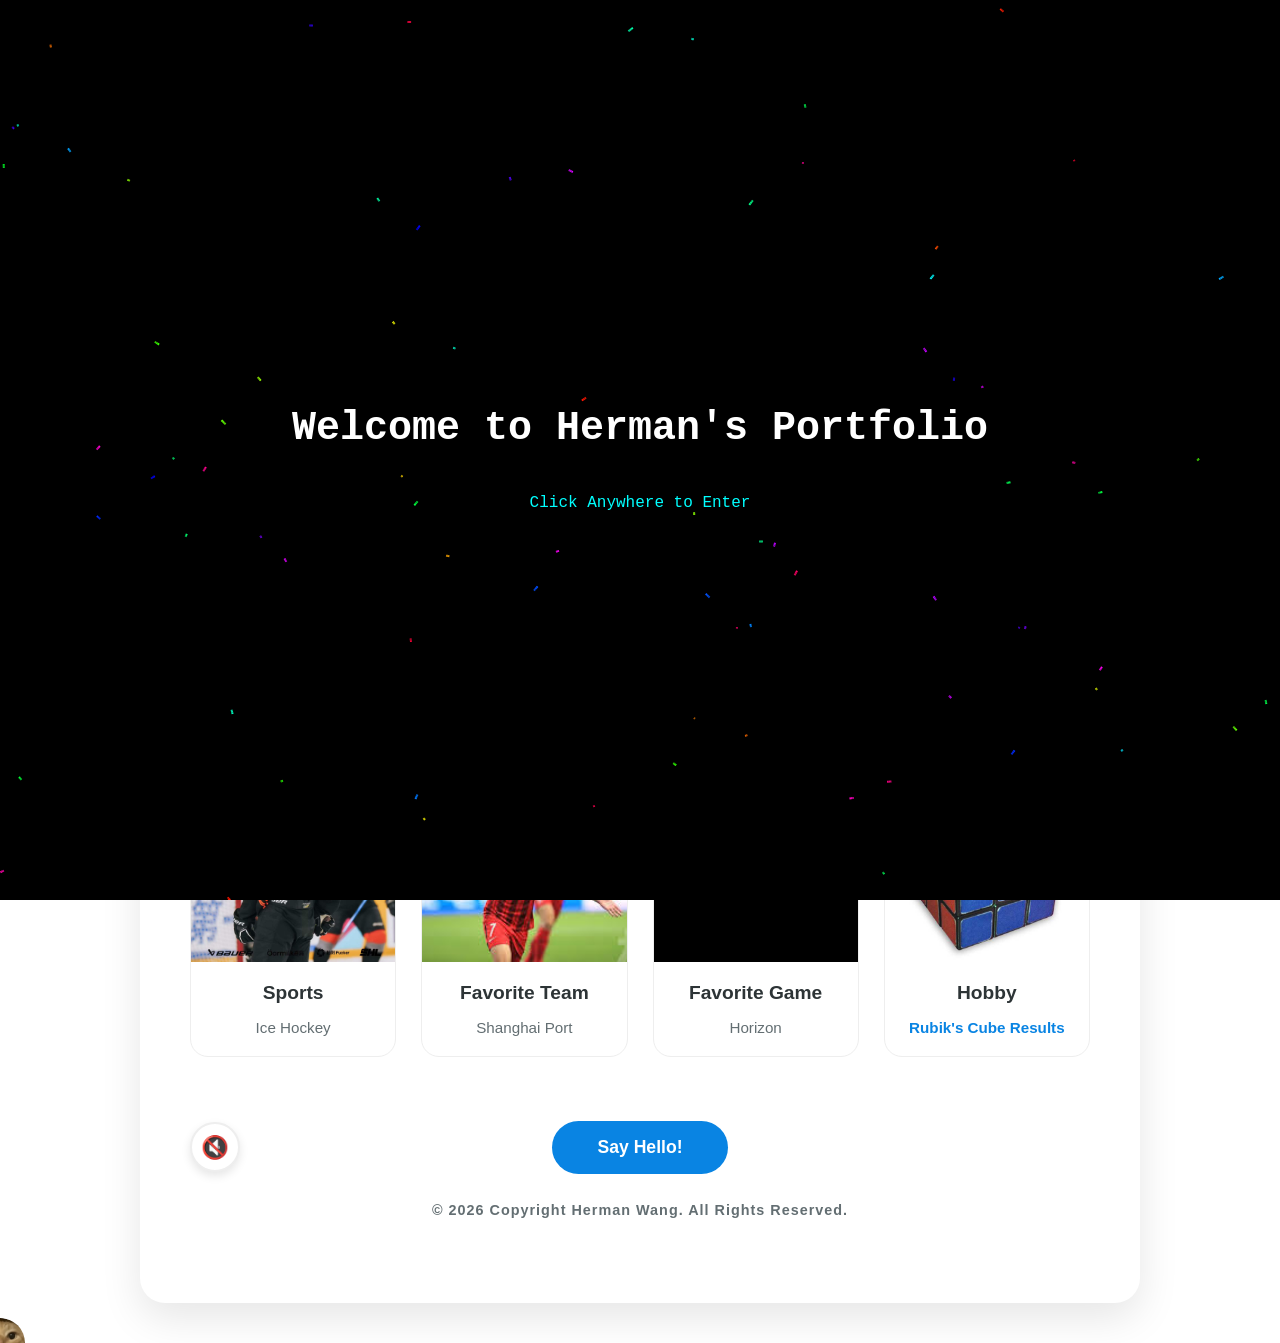
<file: index.html>
<!DOCTYPE html>
<html lang="en">
    <head>
        <meta charset="UTF-8">
        <meta name="viewport" content="width=device-width, initial-scale=1.0">
        <title>Herman Wang | Portfolio</title>
        <link rel="stylesheet" href="styles/styles.css">
    </head>
    <body>
        <div id="splashScreen">
            <canvas id="splashCanvas"></canvas>
            <div class="splash-content">
                <h2>Welcome to Herman's Portfolio</h2>
                <p>Click Anywhere to Enter</p>
            </div>
        </div>

        <nav class="top-nav">
            <div class="nav-links">
                <a href="index.html" class="active">Home</a>
                <a href="design.html">Design Thinking</a>
                <a href="un-goals.html">UN Goals</a>
                <a href="accessibility.html">Accessibility</a>
                <a href="behind.html">Behind the Curtain</a>
            </div>
            <div class="nav-buttons">
                <button id="fontToggleBtn" class="theme-btn">A Font: Medium</button>
                <button id="themeToggle" class="theme-btn">🌙 Dark Mode</button>
            </div>
        </nav>

        <div class="container">
            <header>
                <h1 id="main-title">Herman Wang</h1>
                <img src="images/i.jpg" alt="Profile Picture of Herman" class="profile-pic">
                <p class="subtitle">Student & Aspiring Web Developer</p>
            </header>
            
            <main>
                <section id="about" class="about">
                    <h2>About Me</h2>
                    <p>Hi, I'm Herman Wang. As a passionate student web developer, I enjoy translating creative ideas into interactive, responsive code. Beyond coding, I am an avid ice hockey player. The teamwork and fast-paced decision-making on the ice constantly inspire my logical thinking in software development. Welcome to my digital space!</p>
                </section>
                
                <hr>
                
                <section id="showcase" class="projects">
                    <h2>Showcase Collection</h2>
                    <div class="card-grid">
                        <div class="card">
                            <div class="image-container"><img src="images/4.jpg" alt="Herman playing Ice Hockey on the rink" id="img1"></div>
                            <h3>Sports</h3><p>Ice Hockey</p>
                        </div>
                        <div class="card">
                            <div class="image-container"><img src="images/3.jpg" alt="Shanghai Port Champions lifting the trophy" id="img2"></div>
                            <h3>Favorite Team</h3><p>Shanghai Port</p>
                        </div>
                        <div class="card">
                            <div class="image-container"><video src="images/2.mp4" autoplay loop muted playsinline id="vid1" aria-label="Gameplay video of Horizon"></video></div>
                            <h3>Favorite Game</h3><p>Horizon</p>
                        </div>
                        <div class="card">
                            <div class="image-container"><img src="images/1.jpg" alt="Rubik's Cube Speedcubing" id="img4"></div>
                            <h3>Hobby</h3><p><a href="https://cubing.com/results/person/2019WANX04" target="_blank" class="card-link">Rubik's Cube Results</a></p>
                        </div>
                    </div>
                </section>
            </main>

            <footer>
                <div class="footer-content">
                    <audio id="bgmMusic" loop><source src="audio/bgm.mp3" type="audio/mpeg"></audio>
                    <button id="bgmToggleBtn" class="bgm-btn" title="Play/Pause Music">🔇</button>
                    <button id="magicButton" class="primary-btn">Say Hello!</button>
                </div>
                <p class="copyright">&copy; 2026 Copyright Herman Wang. All Rights Reserved.</p>
            </footer>
        </div>

        <img src="images/m.jpg" id="mouseFollower" alt="Mouse Follower">
        <div id="imageModal" class="modal">
            <span class="close-btn">&times;</span>
            <img class="modal-content" id="modalImage">
            <video class="modal-content" id="modalVideo" controls style="display: none;"></video>
            <div id="modalCaption"></div>
        </div>

        <script src="scripts/scripts.js"></script>
    </body>
</html>
</file>
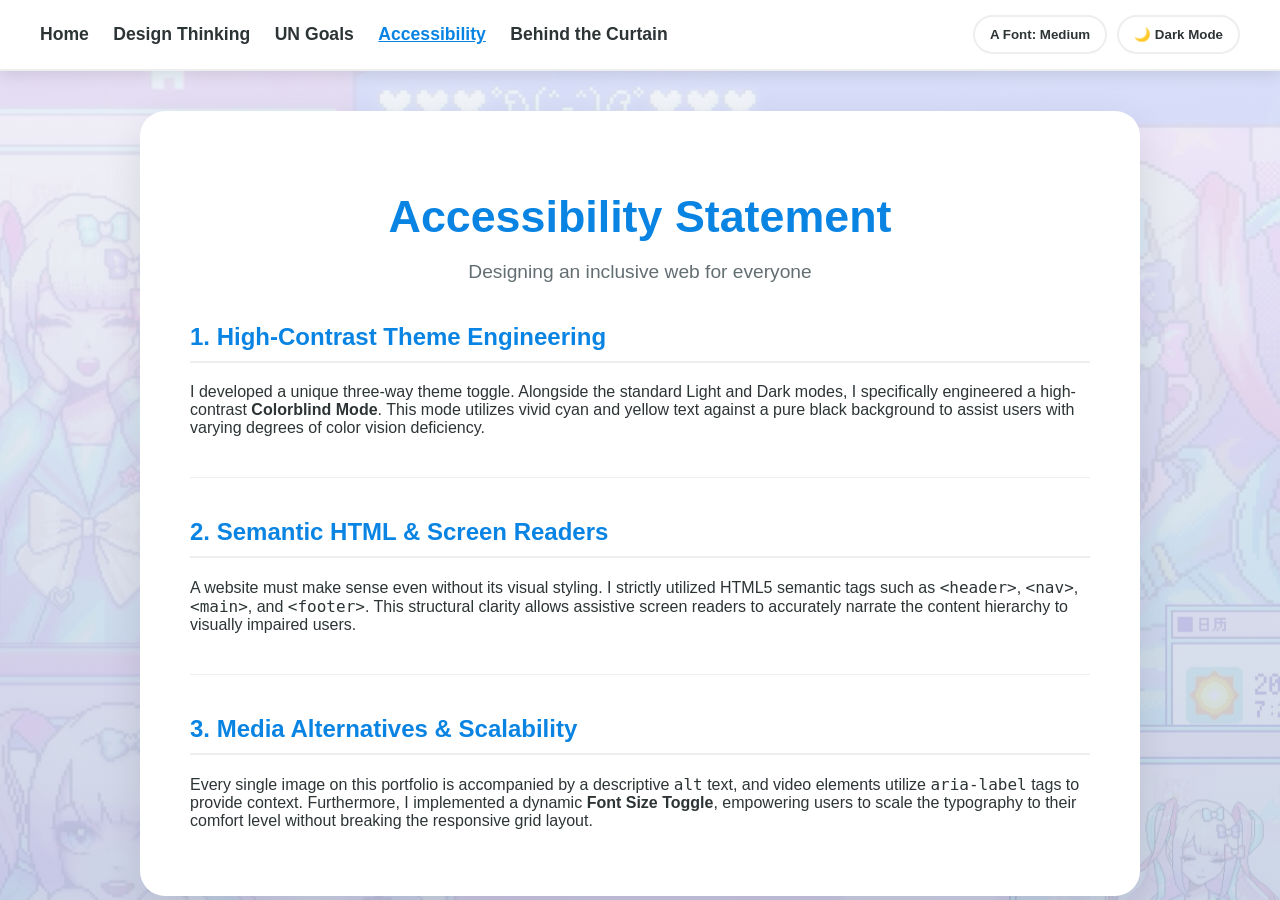
<file: accessibility.html>
<!DOCTYPE html>
<html lang="en">
    <head>
        <meta charset="UTF-8">
        <meta name="viewport" content="width=device-width, initial-scale=1.0">
        <title>Accessibility | Herman Wang</title>
        <link rel="stylesheet" href="styles/styles.css">
    </head>
    <body>
        <nav class="top-nav">
            <div class="nav-links">
                <a href="index.html">Home</a>
                <a href="design.html">Design Thinking</a>
                <a href="un-goals.html">UN Goals</a>
                <a href="accessibility.html" class="active">Accessibility</a>
                <a href="behind.html">Behind the Curtain</a>
            </div>
            <div class="nav-buttons">
                <button id="fontToggleBtn" class="theme-btn">A Font: Medium</button>
                <button id="themeToggle" class="theme-btn">🌙 Dark Mode</button>
            </div>
        </nav>

        <div class="container">
            <header>
                <h1>Accessibility Statement</h1>
                <p class="subtitle">Designing an inclusive web for everyone</p>
            </header>
            
            <main>
                <section class="about">
                    <h2>1. High-Contrast Theme Engineering</h2>
                    <p>I developed a unique three-way theme toggle. Alongside the standard Light and Dark modes, I specifically engineered a high-contrast <strong>Colorblind Mode</strong>. This mode utilizes vivid cyan and yellow text against a pure black background to assist users with varying degrees of color vision deficiency.</p>
                </section>
                <hr>
                <section class="about">
                    <h2>2. Semantic HTML & Screen Readers</h2>
                    <p>A website must make sense even without its visual styling. I strictly utilized HTML5 semantic tags such as <code>&lt;header&gt;</code>, <code>&lt;nav&gt;</code>, <code>&lt;main&gt;</code>, and <code>&lt;footer&gt;</code>. This structural clarity allows assistive screen readers to accurately narrate the content hierarchy to visually impaired users.</p>
                </section>
                <hr>
                <section class="about">
                    <h2>3. Media Alternatives & Scalability</h2>
                    <p>Every single image on this portfolio is accompanied by a descriptive <code>alt</code> text, and video elements utilize <code>aria-label</code> tags to provide context. Furthermore, I implemented a dynamic <strong>Font Size Toggle</strong>, empowering users to scale the typography to their comfort level without breaking the responsive grid layout.</p>
                </section>
            </main>
        </div>

        <img src="images/m.jpg" id="mouseFollower" alt="Mouse Follower">
        <script src="scripts/scripts.js"></script>
    </body>
</html>
</file>
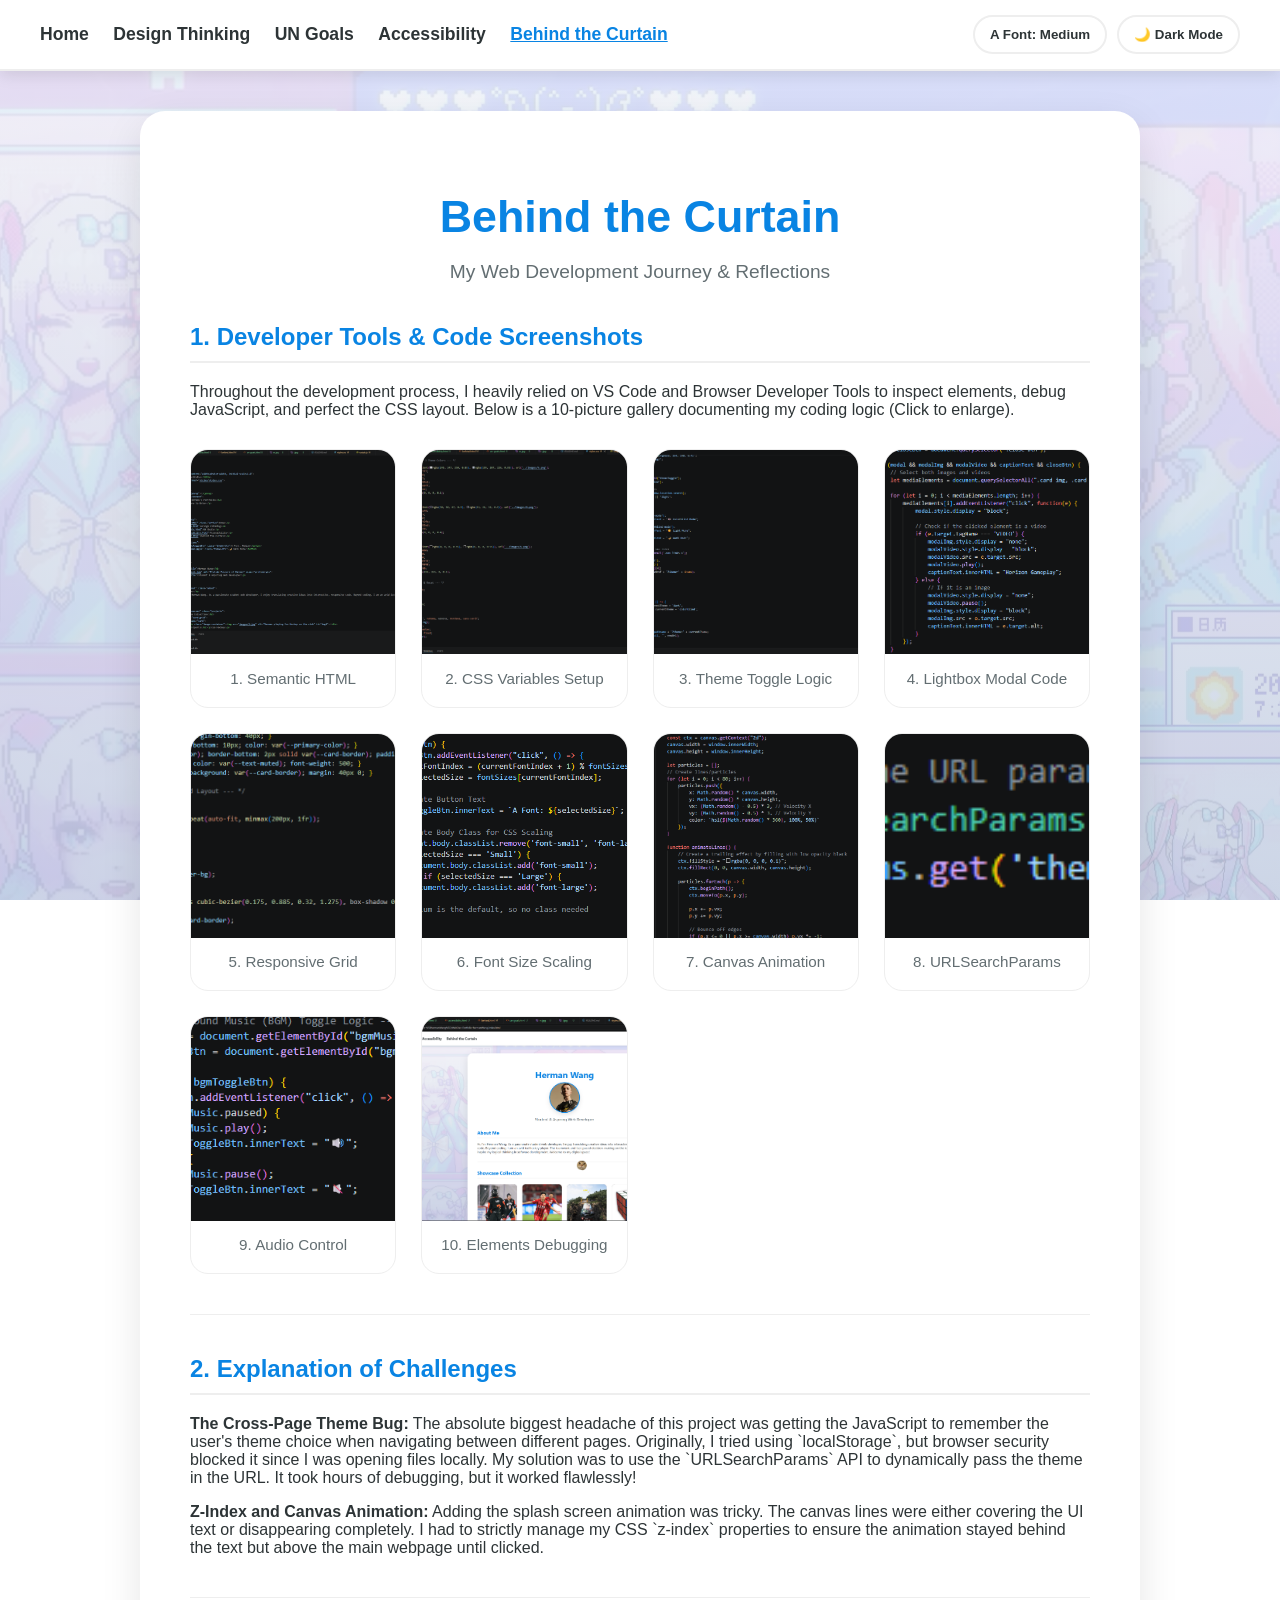
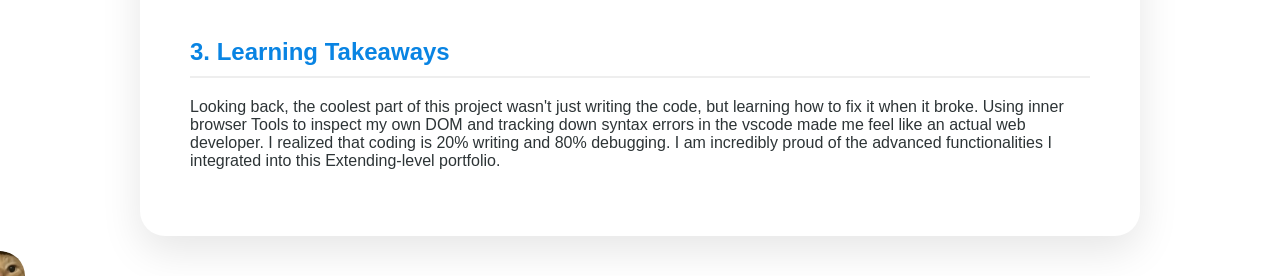
<file: behind.html>
<!DOCTYPE html>
<html lang="en">
    <head>
        <meta charset="UTF-8">
        <meta name="viewport" content="width=device-width, initial-scale=1.0">
        <title>Behind the Curtain | Herman Wang</title>
        <link rel="stylesheet" href="styles/styles.css">
    </head>
    <body>
        <nav class="top-nav">
            <div class="nav-links">
                <a href="index.html">Home</a>
                <a href="design.html">Design Thinking</a>
                <a href="un-goals.html">UN Goals</a>
                <a href="accessibility.html">Accessibility</a>
                <a href="behind.html" class="active">Behind the Curtain</a>
            </div>
            <div class="nav-buttons">
                <button id="fontToggleBtn" class="theme-btn">A Font: Medium</button>
                <button id="themeToggle" class="theme-btn">🌙 Dark Mode</button>
            </div>
        </nav>

        <div class="container">
            <header>
                <h1>Behind the Curtain</h1>
                <p class="subtitle">My Web Development Journey & Reflections</p>
            </header>
            
            <main>
                <section class="about projects">
                    <h2>1. Developer Tools & Code Screenshots</h2>
                    <p>Throughout the development process, I heavily relied on VS Code and Browser Developer Tools to inspect elements, debug JavaScript, and perfect the CSS layout. Below is a 10-picture gallery documenting my coding logic (Click to enlarge).</p>
                    
                    <div class="card-grid">
                        <div class="card"><div class="image-container"><img src="images/code1.jpg" alt="Semantic HTML Structure"></div><p>1. Semantic HTML</p></div>
                        <div class="card"><div class="image-container"><img src="images/code2.jpg" alt="CSS Variables Setup"></div><p>2. CSS Variables Setup</p></div>
                        <div class="card"><div class="image-container"><img src="images/code3.jpg" alt="JS Theme Toggle Logic"></div><p>3. Theme Toggle Logic</p></div>
                        <div class="card"><div class="image-container"><img src="images/code4.jpg" alt="Lightbox Modal Code"></div><p>4. Lightbox Modal Code</p></div>
                        <div class="card"><div class="image-container"><img src="images/code5.jpg" alt="Responsive Grid CSS"></div><p>5. Responsive Grid</p></div>
                        <div class="card"><div class="image-container"><img src="images/code6.jpg" alt="Font Size Scaling"></div><p>6. Font Size Scaling</p></div>
                        <div class="card"><div class="image-container"><img src="images/code7.jpg" alt="Canvas Animation JS"></div><p>7. Canvas Animation</p></div>
                        <div class="card"><div class="image-container"><img src="images/code8.jpg" alt="URL Search Params Routing"></div><p>8. URLSearchParams</p></div>
                        <div class="card"><div class="image-container"><img src="images/code9.jpg" alt="Audio Control Logic"></div><p>9. Audio Control</p></div>
                        <div class="card"><div class="image-container"><img src="images/code10.jpg" alt="Elements Panel Debugging"></div><p>10. Elements Debugging</p></div>
                    </div>
                </section>
                
                <hr>
                
                <section class="about">
                    <h2>2. Explanation of Challenges</h2>
                    <p><strong>The Cross-Page Theme Bug:</strong> The absolute biggest headache of this project was getting the JavaScript to remember the user's theme choice when navigating between different pages. Originally, I tried using `localStorage`, but browser security blocked it since I was opening files locally. My solution was to use the `URLSearchParams` API to dynamically pass the theme in the URL. It took hours of debugging, but it worked flawlessly!</p>
                    <p><strong>Z-Index and Canvas Animation:</strong> Adding the splash screen animation was tricky. The canvas lines were either covering the UI text or disappearing completely. I had to strictly manage my CSS `z-index` properties to ensure the animation stayed behind the text but above the main webpage until clicked.</p>
                </section>

                <hr>
                
                <section class="about">
                    <h2>3. Learning Takeaways</h2>
                    <p>Looking back, the coolest part of this project wasn't just writing the code, but learning how to fix it when it broke. Using inner browser Tools to inspect my own DOM and tracking down syntax errors in the vscode made me feel like an actual web developer. I realized that coding is 20% writing and 80% debugging. I am incredibly proud of the advanced functionalities I integrated into this Extending-level portfolio.</p>
                </section>
            </main>
        </div>

        <img src="images/m.jpg" id="mouseFollower" alt="Mouse Follower">
        <div id="imageModal" class="modal">
            <span class="close-btn">&times;</span>
            <img class="modal-content" id="modalImage">
            <video class="modal-content" id="modalVideo" controls style="display: none;"></video>
            <div id="modalCaption"></div>
        </div>

        <script src="scripts/scripts.js"></script>
    </body>
</html>
</file>
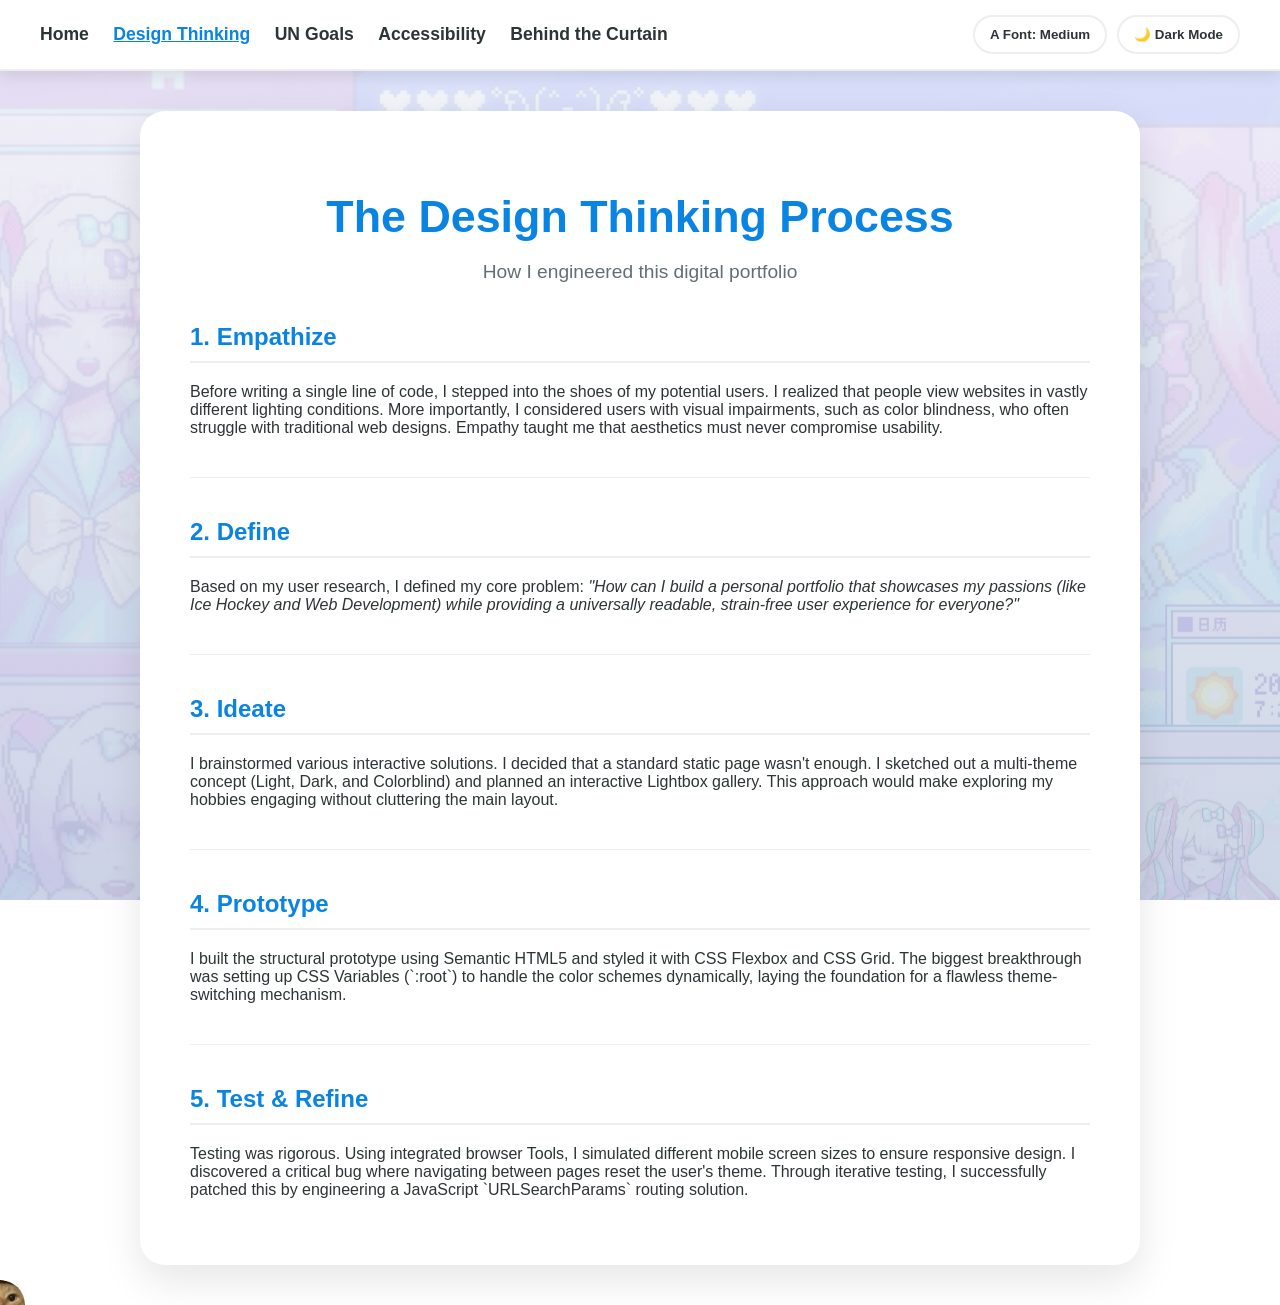
<file: design.html>
<!DOCTYPE html>
<html lang="en">
    <head>
        <meta charset="UTF-8">
        <meta name="viewport" content="width=device-width, initial-scale=1.0">
        <title>Design Thinking | Herman Wang</title>
        <link rel="stylesheet" href="styles/styles.css">
    </head>
    <body>
        <nav class="top-nav">
            <div class="nav-links">
                <a href="index.html">Home</a>
                <a href="design.html" class="active">Design Thinking</a>
                <a href="un-goals.html">UN Goals</a>
                <a href="accessibility.html">Accessibility</a>
                <a href="behind.html">Behind the Curtain</a>
            </div>
            <div class="nav-buttons">
                <button id="fontToggleBtn" class="theme-btn">A Font: Medium</button>
                <button id="themeToggle" class="theme-btn">🌙 Dark Mode</button>
            </div>
        </nav>

        <div class="container">
            <header>
                <h1>The Design Thinking Process</h1>
                <p class="subtitle">How I engineered this digital portfolio</p>
            </header>
            
            <main>
                <section class="about">
                    <h2>1. Empathize</h2>
                    <p>Before writing a single line of code, I stepped into the shoes of my potential users. I realized that people view websites in vastly different lighting conditions. More importantly, I considered users with visual impairments, such as color blindness, who often struggle with traditional web designs. Empathy taught me that aesthetics must never compromise usability.</p>
                </section>
                <hr>
                <section class="about">
                    <h2>2. Define</h2>
                    <p>Based on my user research, I defined my core problem: <em>"How can I build a personal portfolio that showcases my passions (like Ice Hockey and Web Development) while providing a universally readable, strain-free user experience for everyone?"</em></p>
                </section>
                <hr>
                <section class="about">
                    <h2>3. Ideate</h2>
                    <p>I brainstormed various interactive solutions. I decided that a standard static page wasn't enough. I sketched out a multi-theme concept (Light, Dark, and Colorblind) and planned an interactive Lightbox gallery. This approach would make exploring my hobbies engaging without cluttering the main layout.</p>
                </section>
                <hr>
                <section class="about">
                    <h2>4. Prototype</h2>
                    <p>I built the structural prototype using Semantic HTML5 and styled it with CSS Flexbox and CSS Grid. The biggest breakthrough was setting up CSS Variables (`:root`) to handle the color schemes dynamically, laying the foundation for a flawless theme-switching mechanism.</p>
                </section>
                <hr>
                <section class="about">
                    <h2>5. Test & Refine</h2>
                    <p>Testing was rigorous. Using integrated browser Tools, I simulated different mobile screen sizes to ensure responsive design. I discovered a critical bug where navigating between pages reset the user's theme. Through iterative testing, I successfully patched this by engineering a JavaScript `URLSearchParams` routing solution.</p>
                </section>
            </main>
        </div>

        <img src="images/m.jpg" id="mouseFollower" alt="Mouse Follower">
        <script src="scripts/scripts.js"></script>
    </body>
</html>
</file>
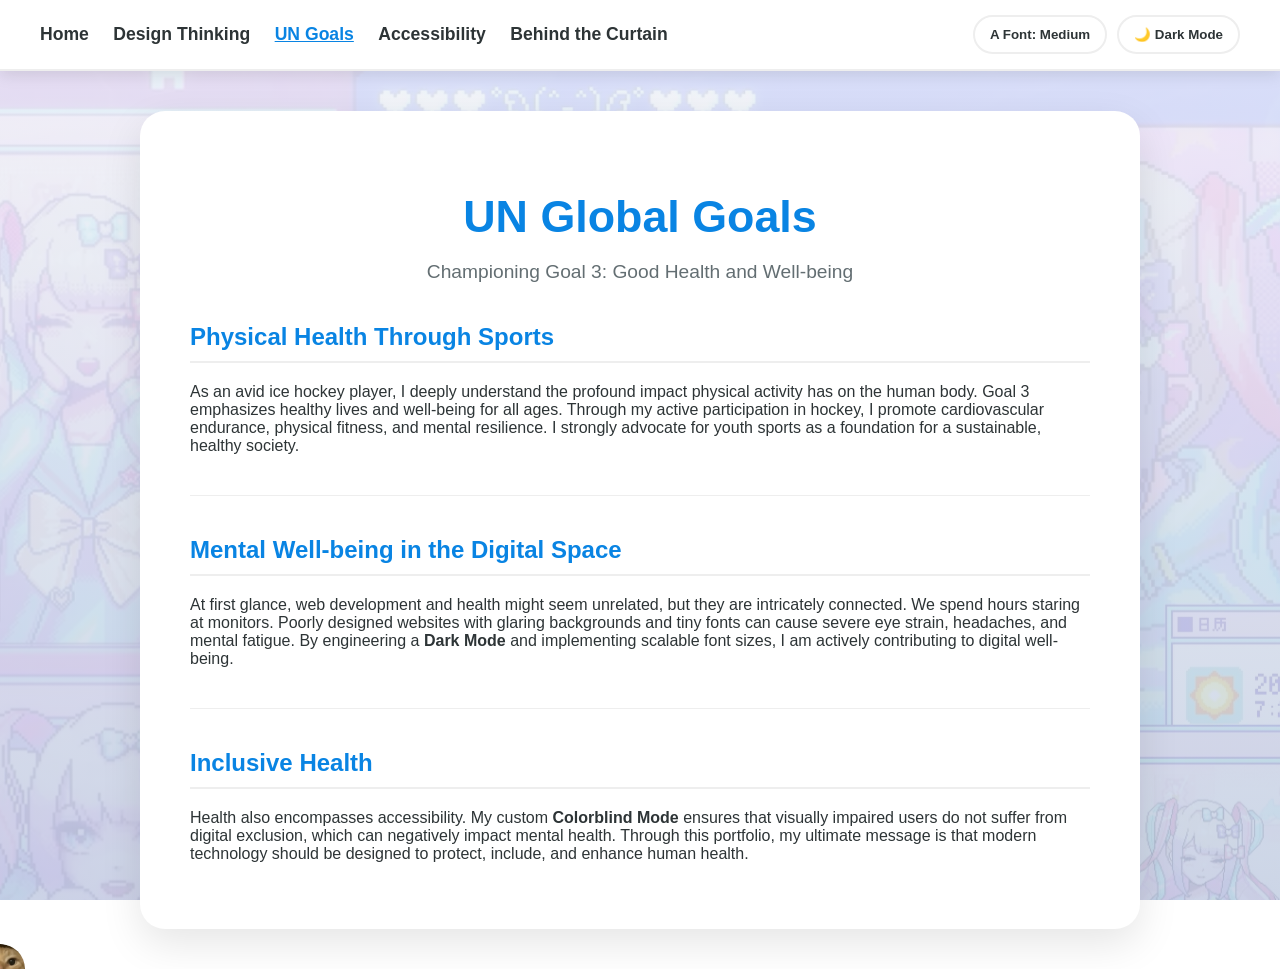
<file: un-goals.html>
<!DOCTYPE html>
<html lang="en">
    <head>
        <meta charset="UTF-8">
        <meta name="viewport" content="width=device-width, initial-scale=1.0">
        <title>UN Global Goals | Herman Wang</title>
        <link rel="stylesheet" href="styles/styles.css">
    </head>
    <body>
        <nav class="top-nav">
            <div class="nav-links">
                <a href="index.html">Home</a>
                <a href="design.html">Design Thinking</a>
                <a href="un-goals.html" class="active">UN Goals</a>
                <a href="accessibility.html">Accessibility</a>
                <a href="behind.html">Behind the Curtain</a>
            </div>
            <div class="nav-buttons">
                <button id="fontToggleBtn" class="theme-btn">A Font: Medium</button>
                <button id="themeToggle" class="theme-btn">🌙 Dark Mode</button>
            </div>
        </nav>

        <div class="container">
            <header>
                <h1>UN Global Goals</h1>
                <p class="subtitle">Championing Goal 3: Good Health and Well-being</p>
            </header>
            
            <main>
                <section class="about">
                    <h2>Physical Health Through Sports</h2>
                    <p>As an avid ice hockey player, I deeply understand the profound impact physical activity has on the human body. Goal 3 emphasizes healthy lives and well-being for all ages. Through my active participation in hockey, I promote cardiovascular endurance, physical fitness, and mental resilience. I strongly advocate for youth sports as a foundation for a sustainable, healthy society.</p>
                </section>
                <hr>
                <section class="about">
                    <h2>Mental Well-being in the Digital Space</h2>
                    <p>At first glance, web development and health might seem unrelated, but they are intricately connected. We spend hours staring at monitors. Poorly designed websites with glaring backgrounds and tiny fonts can cause severe eye strain, headaches, and mental fatigue. By engineering a <strong>Dark Mode</strong> and implementing scalable font sizes, I am actively contributing to digital well-being.</p>
                </section>
                <hr>
                <section class="about">
                    <h2>Inclusive Health</h2>
                    <p>Health also encompasses accessibility. My custom <strong>Colorblind Mode</strong> ensures that visually impaired users do not suffer from digital exclusion, which can negatively impact mental health. Through this portfolio, my ultimate message is that modern technology should be designed to protect, include, and enhance human health.</p>
                </section>
            </main>
        </div>

        <img src="images/m.jpg" id="mouseFollower" alt="Mouse Follower">
        <script src="scripts/scripts.js"></script>
    </body>
</html>
</file>
<file: styles/styles.css>
/* --- 1. CSS Variables for 3 Theme Colors --- */
:root {
    --body-bg: linear-gradient(rgba(245, 247, 250, 0.85), rgba(195, 207, 226, 0.85)), url('../images/6.png');
    --container-bg: #ffffff;
    --text-color: #2d3436;
    --text-muted: #636e72;
    --primary-color: #0984e3;
    --primary-hover: #74b9ff;
    --card-border: #eeeeee;
    --shadow-color: rgba(0, 0, 0, 0.1);
}

body.dark-mode {
    --body-bg: linear-gradient(rgba(30, 30, 47, 0.9), rgba(21, 21, 32, 0.9)), url('../images/6.png');
    --container-bg: #2a2a40;
    --text-color: #f5f6fa;
    --text-muted: #a4b0be;
    --primary-color: #3742fa;
    --primary-hover: #5352ed;
    --card-border: #3b3b58;
    --shadow-color: rgba(0, 0, 0, 0.4);
}

body.colorblind-mode {
    --body-bg: linear-gradient(rgba(0, 0, 0, 0.95), rgba(0, 0, 0, 0.95)), url('../images/6.png');
    --container-bg: #000000;
    --text-color: #ffff00;
    --text-muted: #ffcc00;
    --primary-color: #00ffff;
    --primary-hover: #ffffff;
    --card-border: #ffff00;
    --shadow-color: rgba(255, 255, 0, 0.3);
}

/* --- 2. Basic Typography & Reset --- */
html {
    scroll-behavior: smooth;
}

section {
    scroll-margin-top: 90px;
}

body {
    font-family: 'Segoe UI', Tahoma, Geneva, Verdana, sans-serif;
    background: var(--body-bg);
    background-size: cover;
    background-position: center;
    background-attachment: fixed;
    color: var(--text-color);
    margin: 0;
    padding: 0;
    min-height: 100vh;
    transition: background 0.5s ease, color 0.5s ease; 
}

/* --- 3. Top Navigation Bar --- */
.top-nav {
    display: flex;
    justify-content: space-between;
    align-items: center;
    background: var(--container-bg);
    padding: 15px 40px;
    box-shadow: 0 4px 15px var(--shadow-color);
    position: sticky;
    top: 0;
    z-index: 100;
    border-bottom: 2px solid var(--card-border);
    transition: all 0.5s ease;
}

.nav-links a {
    text-decoration: none;
    color: var(--text-color);
    font-weight: bold;
    margin-right: 20px;
    font-size: 1.1em;
    transition: color 0.3s ease;
}

.nav-links a:hover, .nav-links a.active {
    color: var(--primary-color);
    text-decoration: underline;
}

.theme-btn {
    background: var(--container-bg);
    color: var(--text-color);
    border: 2px solid var(--card-border);
    padding: 10px 15px;
    border-radius: 30px;
    cursor: pointer;
    font-weight: bold;
    transition: all 0.3s ease;
}

.theme-btn:hover {
    transform: translateY(-2px);
    border-color: var(--primary-color);
}

/* --- 4. Main Container --- */
.container {
    max-width: 900px;
    margin: 40px auto;
    padding: 50px;
    background: var(--container-bg);
    border-radius: 25px;
    box-shadow: 0 15px 40px var(--shadow-color);
    transition: background 0.5s ease;
}

header { text-align: center; margin-bottom: 40px; }
h1 { font-size: 2.8em; margin-bottom: 10px; color: var(--primary-color); }
h2 { color: var(--primary-color); border-bottom: 2px solid var(--card-border); padding-bottom: 10px; }
.subtitle { font-size: 1.2em; color: var(--text-muted); font-weight: 500; }
hr { border: 0; height: 1px; background: var(--card-border); margin: 40px 0; }

/* --- 5. Responsive Card Grid Layout --- */
.card-grid {
    display: grid;
    grid-template-columns: repeat(auto-fit, minmax(200px, 1fr));
    gap: 25px;
    margin-top: 30px;
}

.card {
    background: var(--container-bg);
    border-radius: 18px;
    overflow: hidden;
    transition: transform 0.4s cubic-bezier(0.175, 0.885, 0.32, 1.275), box-shadow 0.4s ease;
    text-align: center;
    border: 1px solid var(--card-border);
}

.card:hover { transform: translateY(-12px); box-shadow: 0 20px 40px var(--shadow-color); }

.image-container {
    width: 100%; aspect-ratio: 1 / 1; overflow: hidden; background-color: #000; 
}

.image-container img, .image-container video {
    width: 100%; height: 100%; object-fit: cover; transition: transform 0.6s ease;
    cursor: pointer;
}

.card:hover img, .card:hover video { transform: scale(1.15); }

.card h3 { margin: 20px 0 5px; font-size: 1.2em; color: var(--text-color); }
.card p { font-size: 0.95em; color: var(--text-muted); margin-bottom: 20px; }
.card-link { color: var(--primary-color); text-decoration: none; font-weight: bold; transition: color 0.3s ease; }
.card-link:hover { color: var(--primary-hover); text-decoration: underline; }

/* --- 6. Footer & Interactive Buttons --- */
footer {
    text-align: center; margin-top: 60px; position: relative; min-height: 60px; 
    display: flex; justify-content: center; align-items: center;
}

.primary-btn {
    background-color: var(--primary-color); color: var(--container-bg); border: none;
    padding: 16px 45px; border-radius: 50px; font-size: 1.1em; font-weight: bold;
    cursor: pointer; transition: all 0.3s ease;
}

.primary-btn:hover {
    background-color: var(--primary-hover); transform: translateY(-3px) scale(1.05);
}

.bgm-btn {
    position: absolute; left: 0; bottom: 5px; background: var(--container-bg);
    border: 2px solid var(--card-border); color: var(--text-color); border-radius: 50%;
    width: 50px; height: 50px; font-size: 1.4em; cursor: pointer;
    box-shadow: 0 4px 10px var(--shadow-color); transition: all 0.3s cubic-bezier(0.175, 0.885, 0.32, 1.275);
    display: flex; justify-content: center; align-items: center;
}

.bgm-btn:hover { transform: scale(1.15) rotate(-10deg); border-color: var(--primary-color); }

/* --- 7. Image/Video Modal (Lightbox) Styles --- */
.modal {
    display: none; position: fixed; z-index: 1000; left: 0; top: 0; width: 100%; height: 100%;
    background-color: rgba(0, 0, 0, 0.85); backdrop-filter: blur(5px);
}
.modal-content {
    margin: auto; display: block; max-width: 80%; max-height: 80vh; margin-top: 5vh;
    border-radius: 10px; animation: zoomIn 0.3s ease; outline: none;
}
#modalCaption {
    margin: auto; display: block; width: 80%; text-align: center; color: #ccc;
    padding: 15px 0; font-size: 1.2em; animation: zoomIn 0.3s ease;
}
.close-btn {
    position: absolute; top: 30px; right: 40px; color: #f1f1f1; font-size: 40px;
    font-weight: bold; cursor: pointer; transition: 0.3s;
}
.close-btn:hover { color: #ff4757; }
@keyframes zoomIn { from {transform: scale(0.8); opacity: 0;} to {transform: scale(1); opacity: 1;} }
/* --- 8. Font Size Scaling Logic --- */
html { font-size: 16px; transition: font-size 0.3s ease; }
body.font-small { font-size: 14px; }
body.font-large { font-size: 20px; }

.nav-buttons {
    display: flex;
    gap: 10px;
}

/* --- 9. Circular Profile Picture --- */
.profile-pic {
    width: 150px;
    height: 150px;
    border-radius: 50%;
    object-fit: cover; /* Ensures the image doesn't stretch */
    border: 4px solid var(--primary-color);
    box-shadow: 0 10px 20px var(--shadow-color);
    margin: 10px auto 20px auto;
    display: block;
    transition: transform 0.3s ease;
}
.profile-pic:hover {
    transform: scale(1.05);
}

/* --- 10. Copyright Footer Adjustment --- */
footer {
    flex-direction: column; /* Stack items vertically */
    padding-bottom: 20px;
}
.footer-content {
    position: relative;
    display: flex;
    justify-content: center;
    align-items: center;
    width: 100%;
    min-height: 60px;
}
.copyright {
    margin-top: 25px;
    font-size: 0.9rem;
    color: var(--text-muted);
    font-weight: bold;
    letter-spacing: 1px;
}

/* --- 11. Mouse Follower Image --- */
#mouseFollower {
    position: fixed;
    width: 50px; /* Adjust size as needed */
    height: 50px;
    border-radius: 50%; /* Make it circular */
    object-fit: cover;
    pointer-events: none; /* Prevents it from blocking clicks */
    z-index: 9998;
    transform: translate(-50%, -50%); /* Centers the image on the cursor */
    /* Smooth movement lag effect */
    transition: left 0.1s linear, top 0.1s linear; 
}

/* --- 12. Splash Screen Animation --- */
#splashScreen {
    position: fixed;
    top: 0; left: 0; width: 100vw; height: 100vh;
    background-color: #000000;
    z-index: 9999;
    display: flex; justify-content: center; align-items: center;
    cursor: pointer;
    transition: opacity 0.8s ease, visibility 0.8s ease;
}
#splashCanvas {
    position: absolute;
    top: 0; left: 0; width: 100%; height: 100%;
}
.splash-content {
    position: relative;
    z-index: 10000;
    color: #00ffff;
    text-align: center;
    pointer-events: none;
    font-family: 'Courier New', Courier, monospace;
    animation: pulse 2s infinite;
}
.splash-content h2 { color: #ffffff; border: none; font-size: 2.5rem; }
@keyframes pulse {
    0% { opacity: 0.8; }
    50% { opacity: 1; text-shadow: 0 0 10px #00ffff; }
    100% { opacity: 0.8; }
}
</file>
